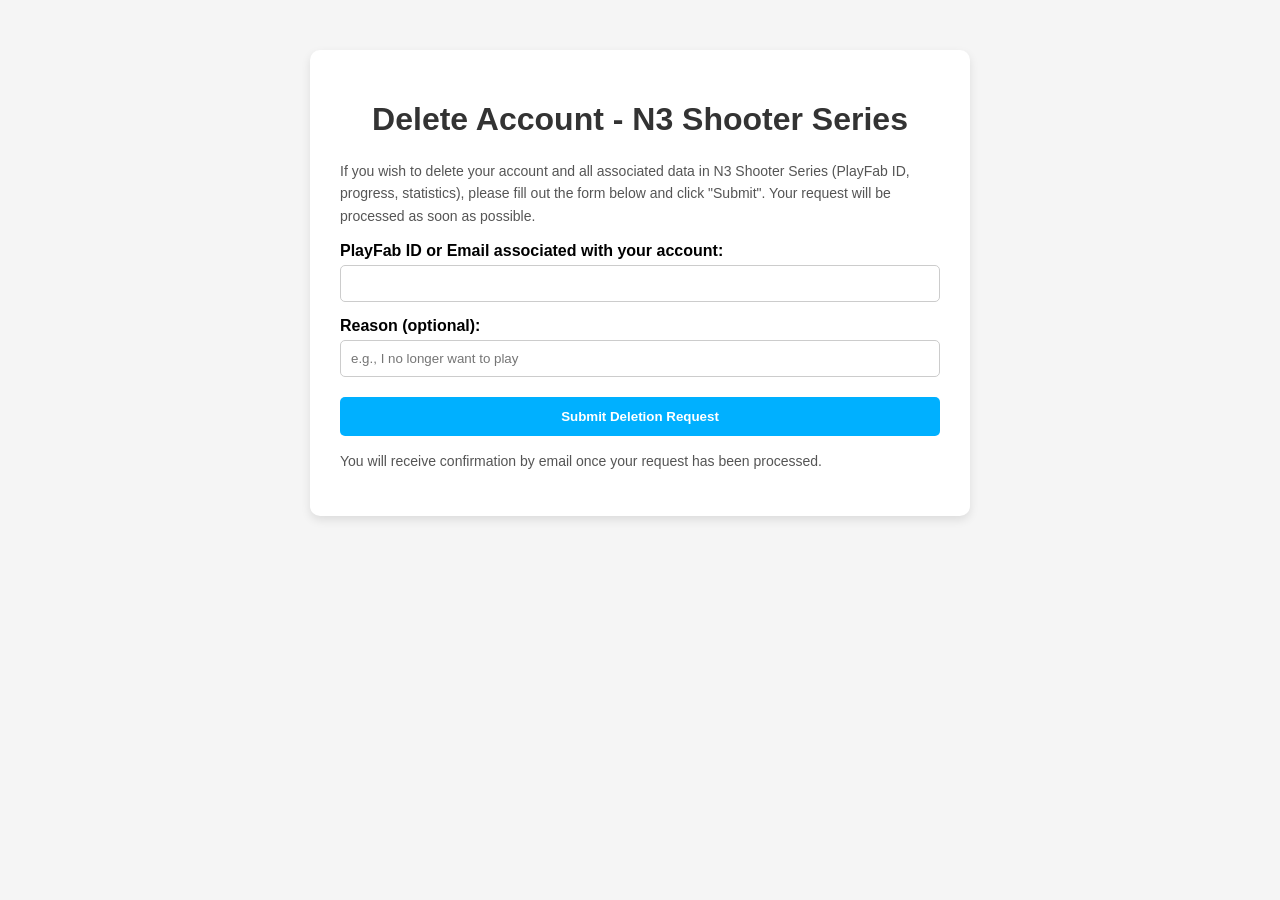
<file: DeleteAcc.html>
<!DOCTYPE html>
<html lang="en">
<head>
<meta charset="UTF-8">
<meta name="viewport" content="width=device-width, initial-scale=1.0">
<title>Delete Account - N3 Shooter Series</title>
<style>
  body {
    font-family: Arial, sans-serif;
    background-color: #f5f5f5;
    margin: 0;
    padding: 0;
  }
  .container {
    max-width: 600px;
    margin: 50px auto;
    background: #fff;
    padding: 30px;
    border-radius: 10px;
    box-shadow: 0 4px 10px rgba(0,0,0,0.1);
  }
  h1 {
    text-align: center;
    color: #333;
  }
  p {
    color: #555;
    font-size: 14px;
    line-height: 1.6;
  }
  label {
    display: block;
    margin-top: 15px;
    font-weight: bold;
  }
  input[type="text"], input[type="email"] {
    width: 100%;
    padding: 10px;
    margin-top: 5px;
    border-radius: 5px;
    border: 1px solid #ccc;
    box-sizing: border-box;
  }
  input[type="submit"] {
    margin-top: 20px;
    width: 100%;
    padding: 12px;
    background-color: #00B0FF;
    border: none;
    border-radius: 5px;
    color: white;
    font-weight: bold;
    cursor: pointer;
  }
  input[type="submit"]:hover {
    background-color: #008fcf;
  }
</style>
</head>
<body>
  <div class="container">
    <h1>Delete Account - N3 Shooter Series</h1>
    <p>If you wish to delete your account and all associated data in N3 Shooter Series (PlayFab ID, progress, statistics), please fill out the form below and click "Submit". Your request will be processed as soon as possible.</p>
    <form action="mailto:soporte.n3shooterseries@gmail.com" method="post" enctype="text/plain">
      <label for="playerId">PlayFab ID or Email associated with your account:</label>
      <input type="text" id="playerId" name="playerId" required>

      <label for="reason">Reason (optional):</label>
      <input type="text" id="reason" name="reason" placeholder="e.g., I no longer want to play">

      <input type="submit" value="Submit Deletion Request">
    </form>
    <p>You will receive confirmation by email once your request has been processed.</p>
  </div>
</body>
</html>
</file>
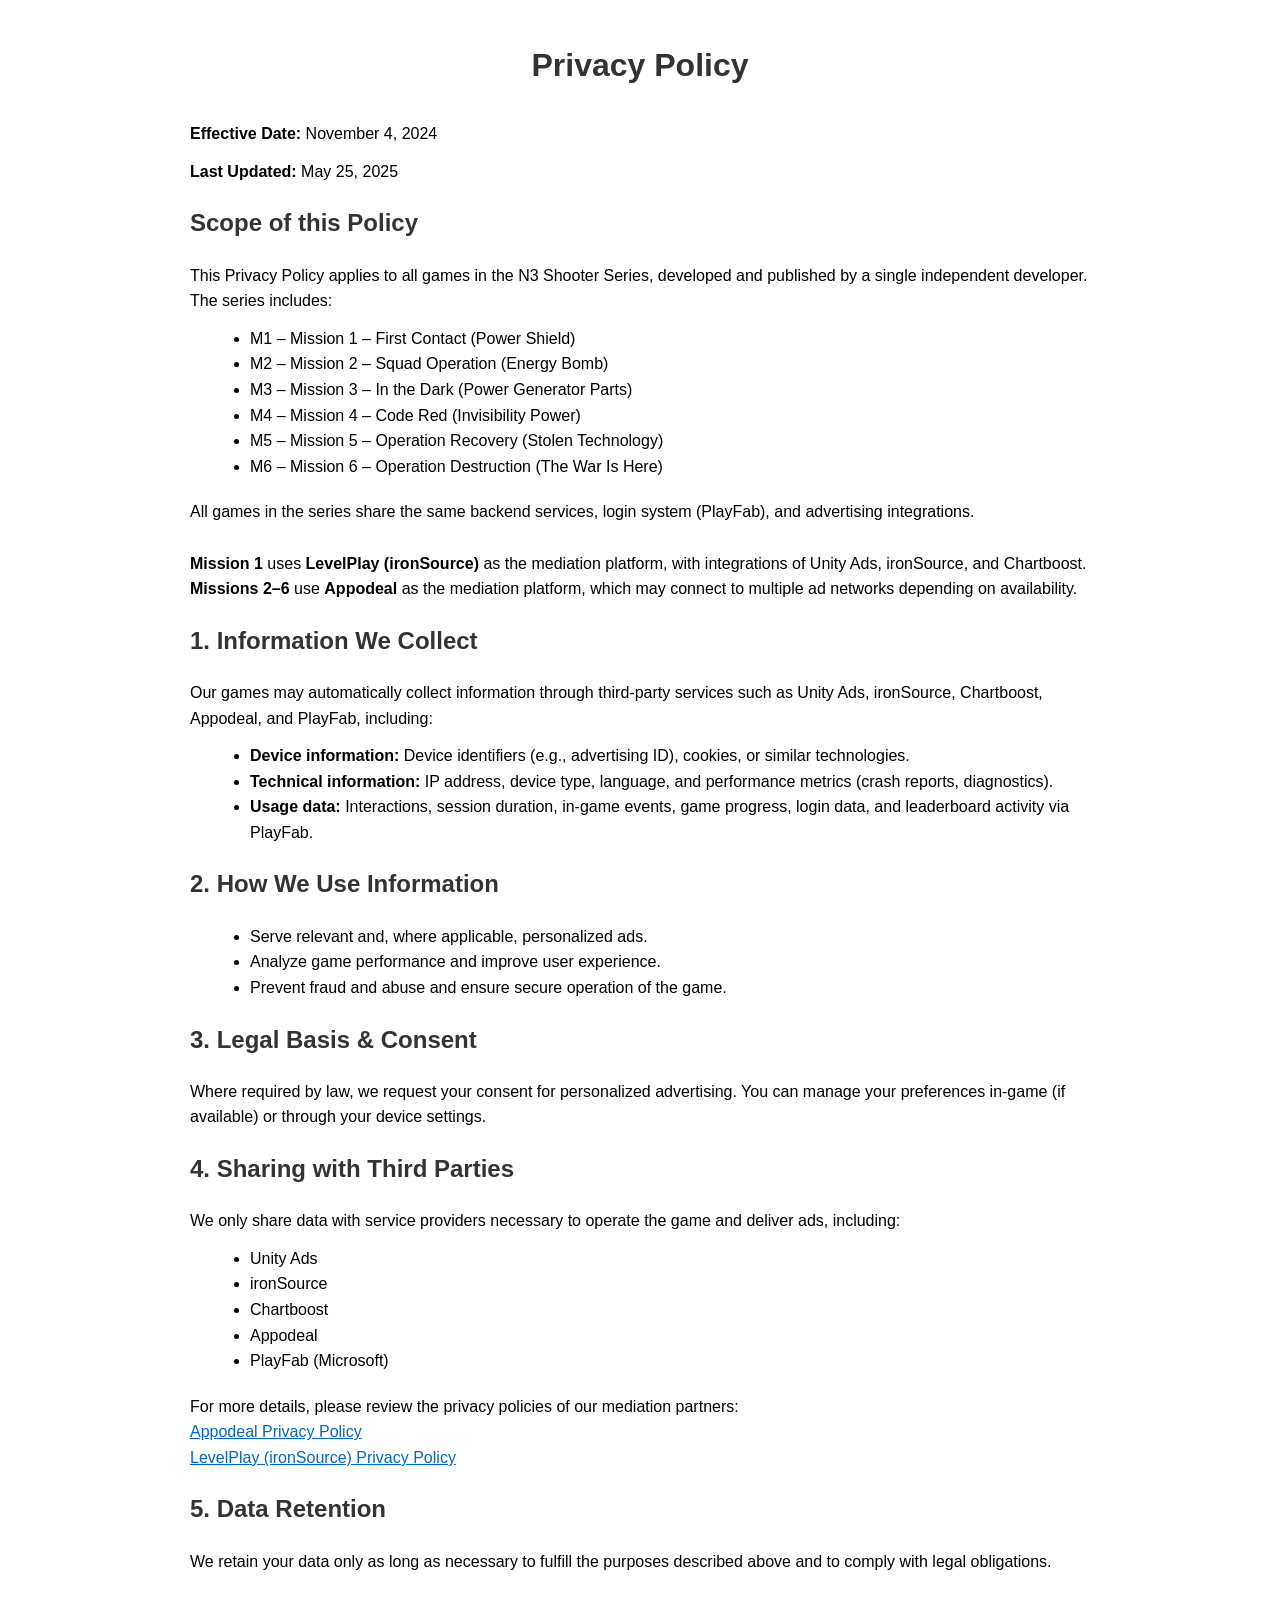
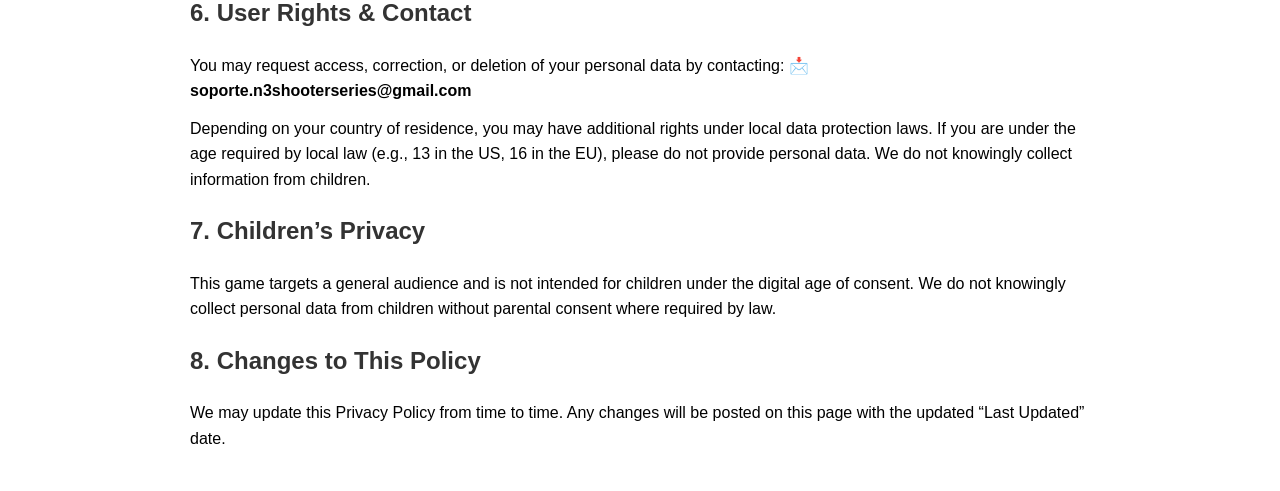
<file: privacy.html>
<!DOCTYPE html>
<html lang="en">
<head>
  <meta charset="UTF-8">
  <meta name="viewport" content="width=device-width, initial-scale=1.0">
  <title>Privacy Policy - Nai Games</title>
  <style>
    body {
      font-family: Arial, sans-serif;
      max-width: 900px;
      margin: 40px auto;
      line-height: 1.6;
      padding: 0 20px;
    }
    h1, h2 {
      color: #333;
    }
    h1 {
      text-align: center;
      margin-bottom: 30px;
    }
    p {
      margin: 12px 0;
    }
    ul {
      margin: 10px 0 20px 20px;
    }
    a {
      color: #0066cc;
    }
  </style>
</head>
<body>
  <h1>Privacy Policy</h1>
  <p><strong>Effective Date:</strong> November 4, 2024</p>
  <p><strong>Last Updated:</strong> May 25, 2025</p>

  <h2>Scope of this Policy</h2>
  <p>
    This Privacy Policy applies to all games in the N3 Shooter Series, developed and published by a single independent developer. The series includes:
  </p>
  <ul>
    <li>M1 – Mission 1 – First Contact (Power Shield)</li>
    <li>M2 – Mission 2 – Squad Operation (Energy Bomb)</li>
    <li>M3 – Mission 3 – In the Dark (Power Generator Parts)</li>
    <li>M4 – Mission 4 – Code Red (Invisibility Power)</li>
    <li>M5 – Mission 5 – Operation Recovery (Stolen Technology)</li>
    <li>M6 – Mission 6 – Operation Destruction (The War Is Here)</li>
  </ul>
  <p>
    All games in the series share the same backend services, login system (PlayFab), and advertising integrations.  
    <br><br>
    <strong>Mission 1</strong> uses <strong>LevelPlay (ironSource)</strong> as the mediation platform, with integrations of Unity Ads, ironSource, and Chartboost.  
    <br>
    <strong>Missions 2–6</strong> use <strong>Appodeal</strong> as the mediation platform, which may connect to multiple ad networks depending on availability.
  </p>

  <h2>1. Information We Collect</h2>
  <p>Our games may automatically collect information through third-party services such as Unity Ads, ironSource, Chartboost, Appodeal, and PlayFab, including:</p>
  <ul>
    <li><strong>Device information:</strong> Device identifiers (e.g., advertising ID), cookies, or similar technologies.</li>
    <li><strong>Technical information:</strong> IP address, device type, language, and performance metrics (crash reports, diagnostics).</li>
    <li><strong>Usage data:</strong> Interactions, session duration, in-game events, game progress, login data, and leaderboard activity via PlayFab.</li>
  </ul>

  <h2>2. How We Use Information</h2>
  <ul>
    <li>Serve relevant and, where applicable, personalized ads.</li>
    <li>Analyze game performance and improve user experience.</li>
    <li>Prevent fraud and abuse and ensure secure operation of the game.</li>
  </ul>

  <h2>3. Legal Basis & Consent</h2>
  <p>Where required by law, we request your consent for personalized advertising. You can manage your preferences in-game (if available) or through your device settings.</p>

  <h2>4. Sharing with Third Parties</h2>
  <p>We only share data with service providers necessary to operate the game and deliver ads, including:</p>
  <ul>
    <li>Unity Ads</li>
    <li>ironSource</li>
    <li>Chartboost</li>
    <li>Appodeal</li>
    <li>PlayFab (Microsoft)</li>
  </ul>
  <p>
    For more details, please review the privacy policies of our mediation partners:  
    <br>
    <a href="https://appodeal.com/privacy-policy" target="_blank">Appodeal Privacy Policy</a>  
    <br>
    <a href="https://developers.is.com/ironsource-mobile/ironsource-platform-privacy-policy/" target="_blank">LevelPlay (ironSource) Privacy Policy</a>
  </p>

  <h2>5. Data Retention</h2>
  <p>We retain your data only as long as necessary to fulfill the purposes described above and to comply with legal obligations.</p>

  <h2>6. User Rights & Contact</h2>
  <p>
    You may request access, correction, or deletion of your personal data by contacting:  
    📩 <strong>soporte.n3shooterseries@gmail.com</strong>
  </p>
  <p>
    Depending on your country of residence, you may have additional rights under local data protection laws. 
    If you are under the age required by local law (e.g., 13 in the US, 16 in the EU), please do not provide personal data. 
    We do not knowingly collect information from children.
  </p>

  <h2>7. Children’s Privacy</h2>
  <p>
    This game targets a general audience and is not intended for children under the digital age of consent.  
    We do not knowingly collect personal data from children without parental consent where required by law.
  </p>

  <h2>8. Changes to This Policy</h2>
  <p>
    We may update this Privacy Policy from time to time. Any changes will be posted on this page with the updated “Last Updated” date.
  </p>
</body>
</html>
</file>
